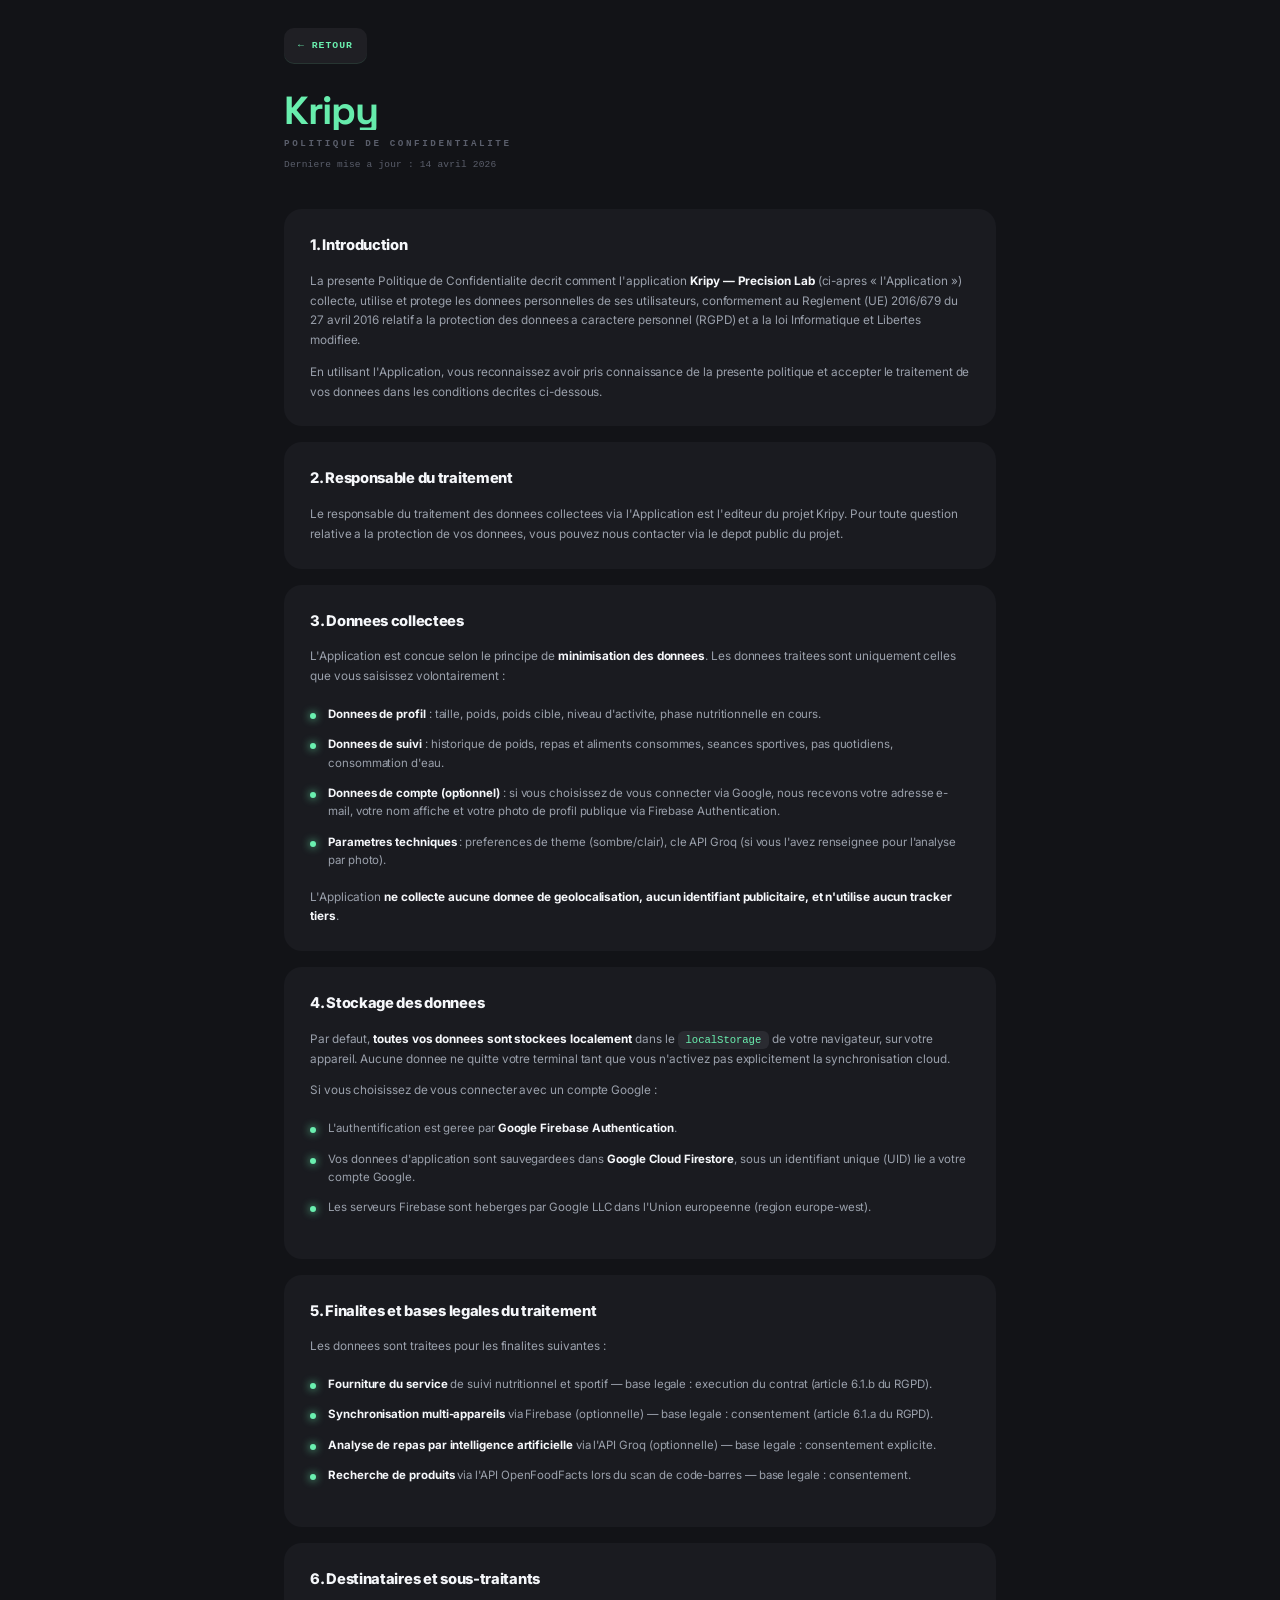
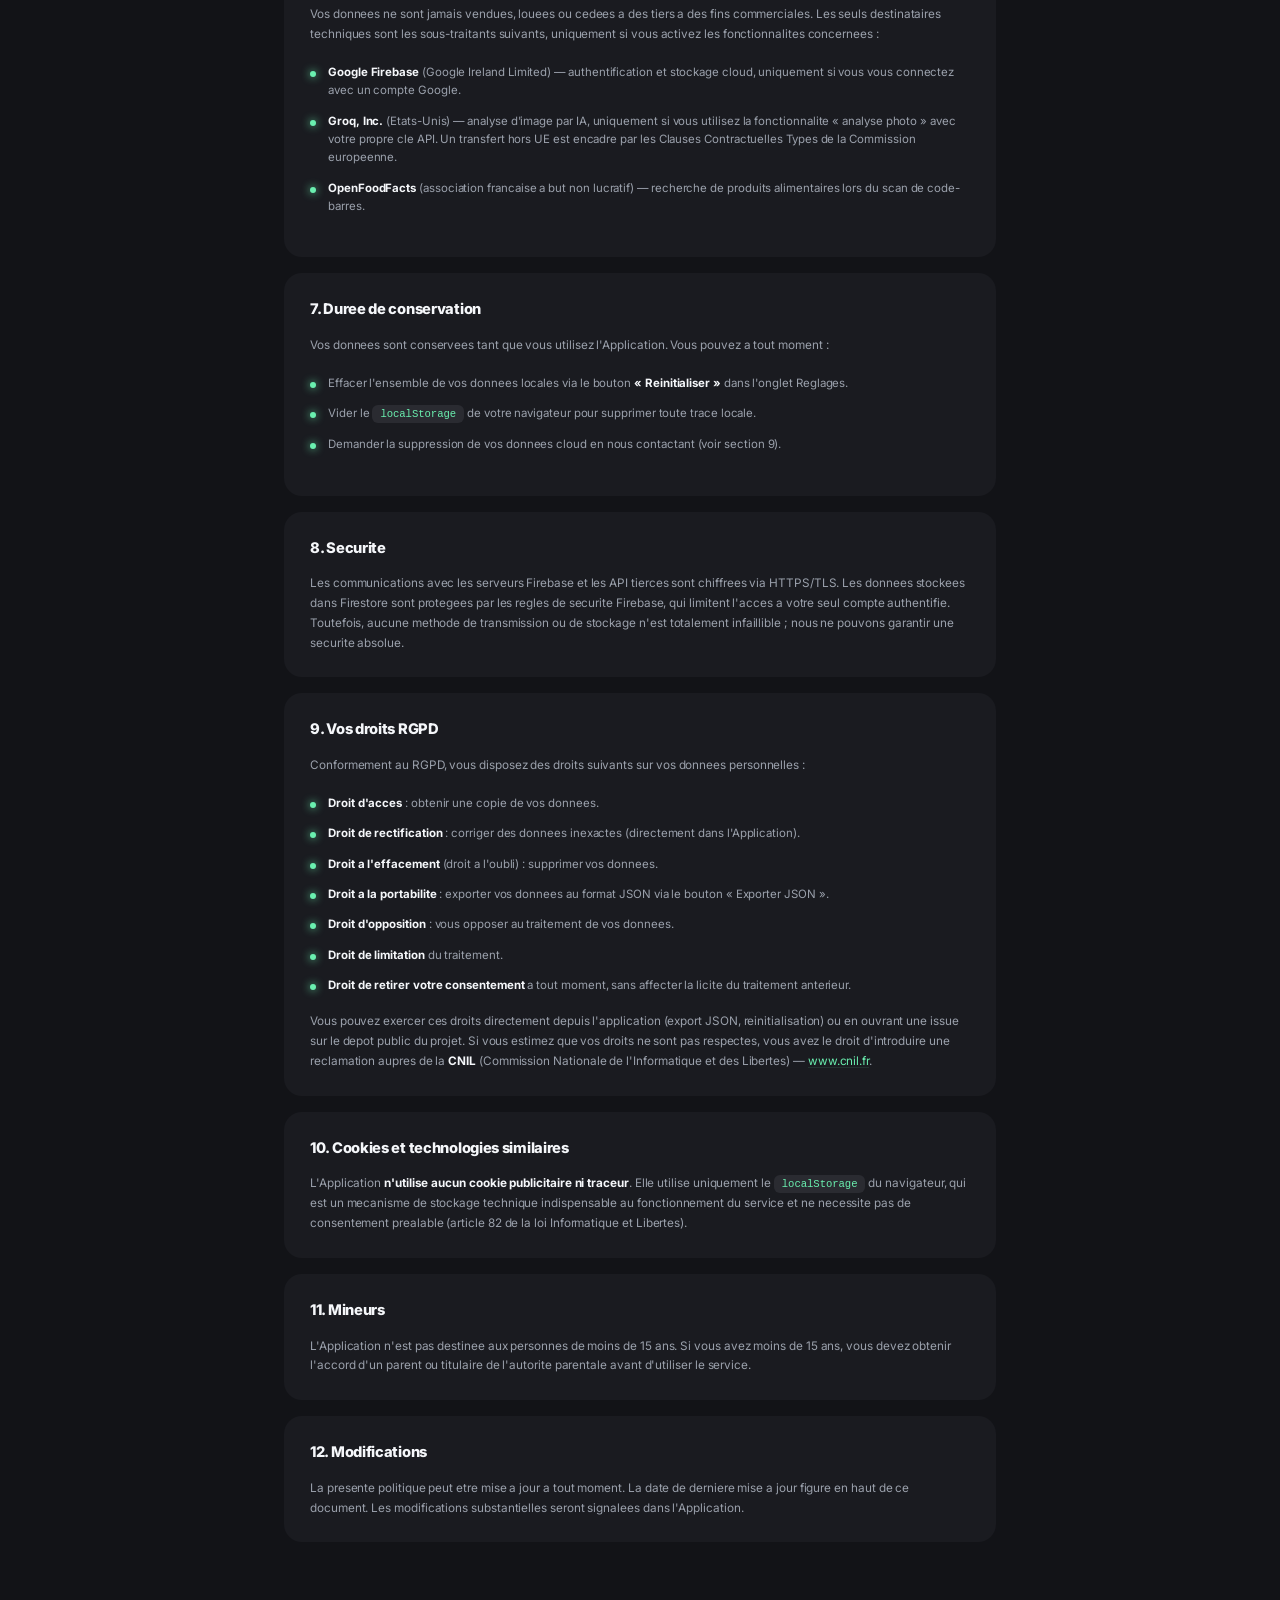
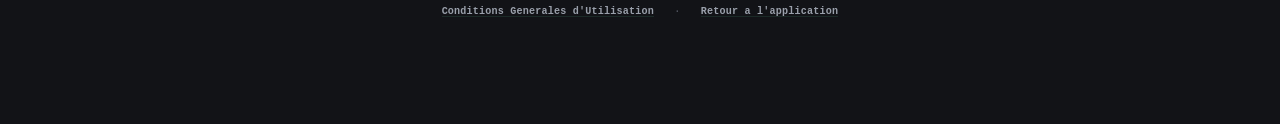
<file: privacy.html>
<!DOCTYPE html>
<html lang="fr">
<head>
<meta charset="UTF-8">
<meta name="viewport" content="width=device-width,initial-scale=1,viewport-fit=cover">
<meta name="theme-color" content="#121317">
<title>Politique de Confidentialite — Kripy</title>
<link rel="preconnect" href="https://fonts.googleapis.com">
<link href="https://fonts.googleapis.com/css2?family=Space+Grotesk:wght@400;500;600;700&family=Inter:wght@400;500;600;700;800&display=swap" rel="stylesheet">
<link rel="stylesheet" href="css/base.css">
<link rel="stylesheet" href="css/legal.css">
</head>
<body class="legal">
<div class="legal-wrap">
  <a class="legal-back" href="index.html">&#x2190; Retour</a>
  <h1 class="brand brand-g">Kripy</h1>
  <div class="legal-sub">Politique de Confidentialite</div>
  <div class="legal-date">Derniere mise a jour : 14 avril 2026</div>

  <section>
    <h2>1. Introduction</h2>
    <p>La presente Politique de Confidentialite decrit comment l'application <strong>Kripy — Precision Lab</strong> (ci-apres &laquo; l'Application &raquo;) collecte, utilise et protege les donnees personnelles de ses utilisateurs, conformement au Reglement (UE) 2016/679 du 27 avril 2016 relatif a la protection des donnees a caractere personnel (RGPD) et a la loi Informatique et Libertes modifiee.</p>
    <p>En utilisant l'Application, vous reconnaissez avoir pris connaissance de la presente politique et accepter le traitement de vos donnees dans les conditions decrites ci-dessous.</p>
  </section>

  <section>
    <h2>2. Responsable du traitement</h2>
    <p>Le responsable du traitement des donnees collectees via l'Application est l'editeur du projet Kripy. Pour toute question relative a la protection de vos donnees, vous pouvez nous contacter via le depot public du projet.</p>
  </section>

  <section>
    <h2>3. Donnees collectees</h2>
    <p>L'Application est concue selon le principe de <strong>minimisation des donnees</strong>. Les donnees traitees sont uniquement celles que vous saisissez volontairement :</p>
    <ul>
      <li><strong>Donnees de profil</strong> : taille, poids, poids cible, niveau d'activite, phase nutritionnelle en cours.</li>
      <li><strong>Donnees de suivi</strong> : historique de poids, repas et aliments consommes, seances sportives, pas quotidiens, consommation d'eau.</li>
      <li><strong>Donnees de compte (optionnel)</strong> : si vous choisissez de vous connecter via Google, nous recevons votre adresse e-mail, votre nom affiche et votre photo de profil publique via Firebase Authentication.</li>
      <li><strong>Parametres techniques</strong> : preferences de theme (sombre/clair), cle API Groq (si vous l'avez renseignee pour l'analyse par photo).</li>
    </ul>
    <p>L'Application <strong>ne collecte aucune donnee de geolocalisation, aucun identifiant publicitaire, et n'utilise aucun tracker tiers</strong>.</p>
  </section>

  <section>
    <h2>4. Stockage des donnees</h2>
    <p>Par defaut, <strong>toutes vos donnees sont stockees localement</strong> dans le <code>localStorage</code> de votre navigateur, sur votre appareil. Aucune donnee ne quitte votre terminal tant que vous n'activez pas explicitement la synchronisation cloud.</p>
    <p>Si vous choisissez de vous connecter avec un compte Google :</p>
    <ul>
      <li>L'authentification est geree par <strong>Google Firebase Authentication</strong>.</li>
      <li>Vos donnees d'application sont sauvegardees dans <strong>Google Cloud Firestore</strong>, sous un identifiant unique (UID) lie a votre compte Google.</li>
      <li>Les serveurs Firebase sont heberges par Google LLC dans l'Union europeenne (region europe-west).</li>
    </ul>
  </section>

  <section>
    <h2>5. Finalites et bases legales du traitement</h2>
    <p>Les donnees sont traitees pour les finalites suivantes :</p>
    <ul>
      <li><strong>Fourniture du service</strong> de suivi nutritionnel et sportif — base legale : execution du contrat (article 6.1.b du RGPD).</li>
      <li><strong>Synchronisation multi-appareils</strong> via Firebase (optionnelle) — base legale : consentement (article 6.1.a du RGPD).</li>
      <li><strong>Analyse de repas par intelligence artificielle</strong> via l'API Groq (optionnelle) — base legale : consentement explicite.</li>
      <li><strong>Recherche de produits</strong> via l'API OpenFoodFacts lors du scan de code-barres — base legale : consentement.</li>
    </ul>
  </section>

  <section>
    <h2>6. Destinataires et sous-traitants</h2>
    <p>Vos donnees ne sont jamais vendues, louees ou cedees a des tiers a des fins commerciales. Les seuls destinataires techniques sont les sous-traitants suivants, uniquement si vous activez les fonctionnalites concernees :</p>
    <ul>
      <li><strong>Google Firebase</strong> (Google Ireland Limited) — authentification et stockage cloud, uniquement si vous vous connectez avec un compte Google.</li>
      <li><strong>Groq, Inc.</strong> (Etats-Unis) — analyse d'image par IA, uniquement si vous utilisez la fonctionnalite &laquo; analyse photo &raquo; avec votre propre cle API. Un transfert hors UE est encadre par les Clauses Contractuelles Types de la Commission europeenne.</li>
      <li><strong>OpenFoodFacts</strong> (association francaise a but non lucratif) — recherche de produits alimentaires lors du scan de code-barres.</li>
    </ul>
  </section>

  <section>
    <h2>7. Duree de conservation</h2>
    <p>Vos donnees sont conservees tant que vous utilisez l'Application. Vous pouvez a tout moment :</p>
    <ul>
      <li>Effacer l'ensemble de vos donnees locales via le bouton <strong>&laquo; Reinitialiser &raquo;</strong> dans l'onglet Reglages.</li>
      <li>Vider le <code>localStorage</code> de votre navigateur pour supprimer toute trace locale.</li>
      <li>Demander la suppression de vos donnees cloud en nous contactant (voir section 9).</li>
    </ul>
  </section>

  <section>
    <h2>8. Securite</h2>
    <p>Les communications avec les serveurs Firebase et les API tierces sont chiffrees via HTTPS/TLS. Les donnees stockees dans Firestore sont protegees par les regles de securite Firebase, qui limitent l'acces a votre seul compte authentifie. Toutefois, aucune methode de transmission ou de stockage n'est totalement infaillible ; nous ne pouvons garantir une securite absolue.</p>
  </section>

  <section>
    <h2>9. Vos droits RGPD</h2>
    <p>Conformement au RGPD, vous disposez des droits suivants sur vos donnees personnelles :</p>
    <ul>
      <li><strong>Droit d'acces</strong> : obtenir une copie de vos donnees.</li>
      <li><strong>Droit de rectification</strong> : corriger des donnees inexactes (directement dans l'Application).</li>
      <li><strong>Droit a l'effacement</strong> (droit a l'oubli) : supprimer vos donnees.</li>
      <li><strong>Droit a la portabilite</strong> : exporter vos donnees au format JSON via le bouton &laquo; Exporter JSON &raquo;.</li>
      <li><strong>Droit d'opposition</strong> : vous opposer au traitement de vos donnees.</li>
      <li><strong>Droit de limitation</strong> du traitement.</li>
      <li><strong>Droit de retirer votre consentement</strong> a tout moment, sans affecter la licite du traitement anterieur.</li>
    </ul>
    <p>Vous pouvez exercer ces droits directement depuis l'application (export JSON, reinitialisation) ou en ouvrant une issue sur le depot public du projet. Si vous estimez que vos droits ne sont pas respectes, vous avez le droit d'introduire une reclamation aupres de la <strong>CNIL</strong> (Commission Nationale de l'Informatique et des Libertes) — <a href="https://www.cnil.fr" target="_blank" rel="noopener">www.cnil.fr</a>.</p>
  </section>

  <section>
    <h2>10. Cookies et technologies similaires</h2>
    <p>L'Application <strong>n'utilise aucun cookie publicitaire ni traceur</strong>. Elle utilise uniquement le <code>localStorage</code> du navigateur, qui est un mecanisme de stockage technique indispensable au fonctionnement du service et ne necessite pas de consentement prealable (article 82 de la loi Informatique et Libertes).</p>
  </section>

  <section>
    <h2>11. Mineurs</h2>
    <p>L'Application n'est pas destinee aux personnes de moins de 15 ans. Si vous avez moins de 15 ans, vous devez obtenir l'accord d'un parent ou titulaire de l'autorite parentale avant d'utiliser le service.</p>
  </section>

  <section>
    <h2>12. Modifications</h2>
    <p>La presente politique peut etre mise a jour a tout moment. La date de derniere mise a jour figure en haut de ce document. Les modifications substantielles seront signalees dans l'Application.</p>
  </section>

  <div class="legal-footer">
    <a href="terms.html">Conditions Generales d'Utilisation</a>
    <span class="sep">&middot;</span>
    <a href="index.html">Retour a l'application</a>
  </div>
</div>
<script>(function(){try{var t=localStorage.getItem('u_theme');if(t==='light')document.documentElement.setAttribute('data-theme','light')}catch(e){}})();</script>
</body>
</html>
</file>
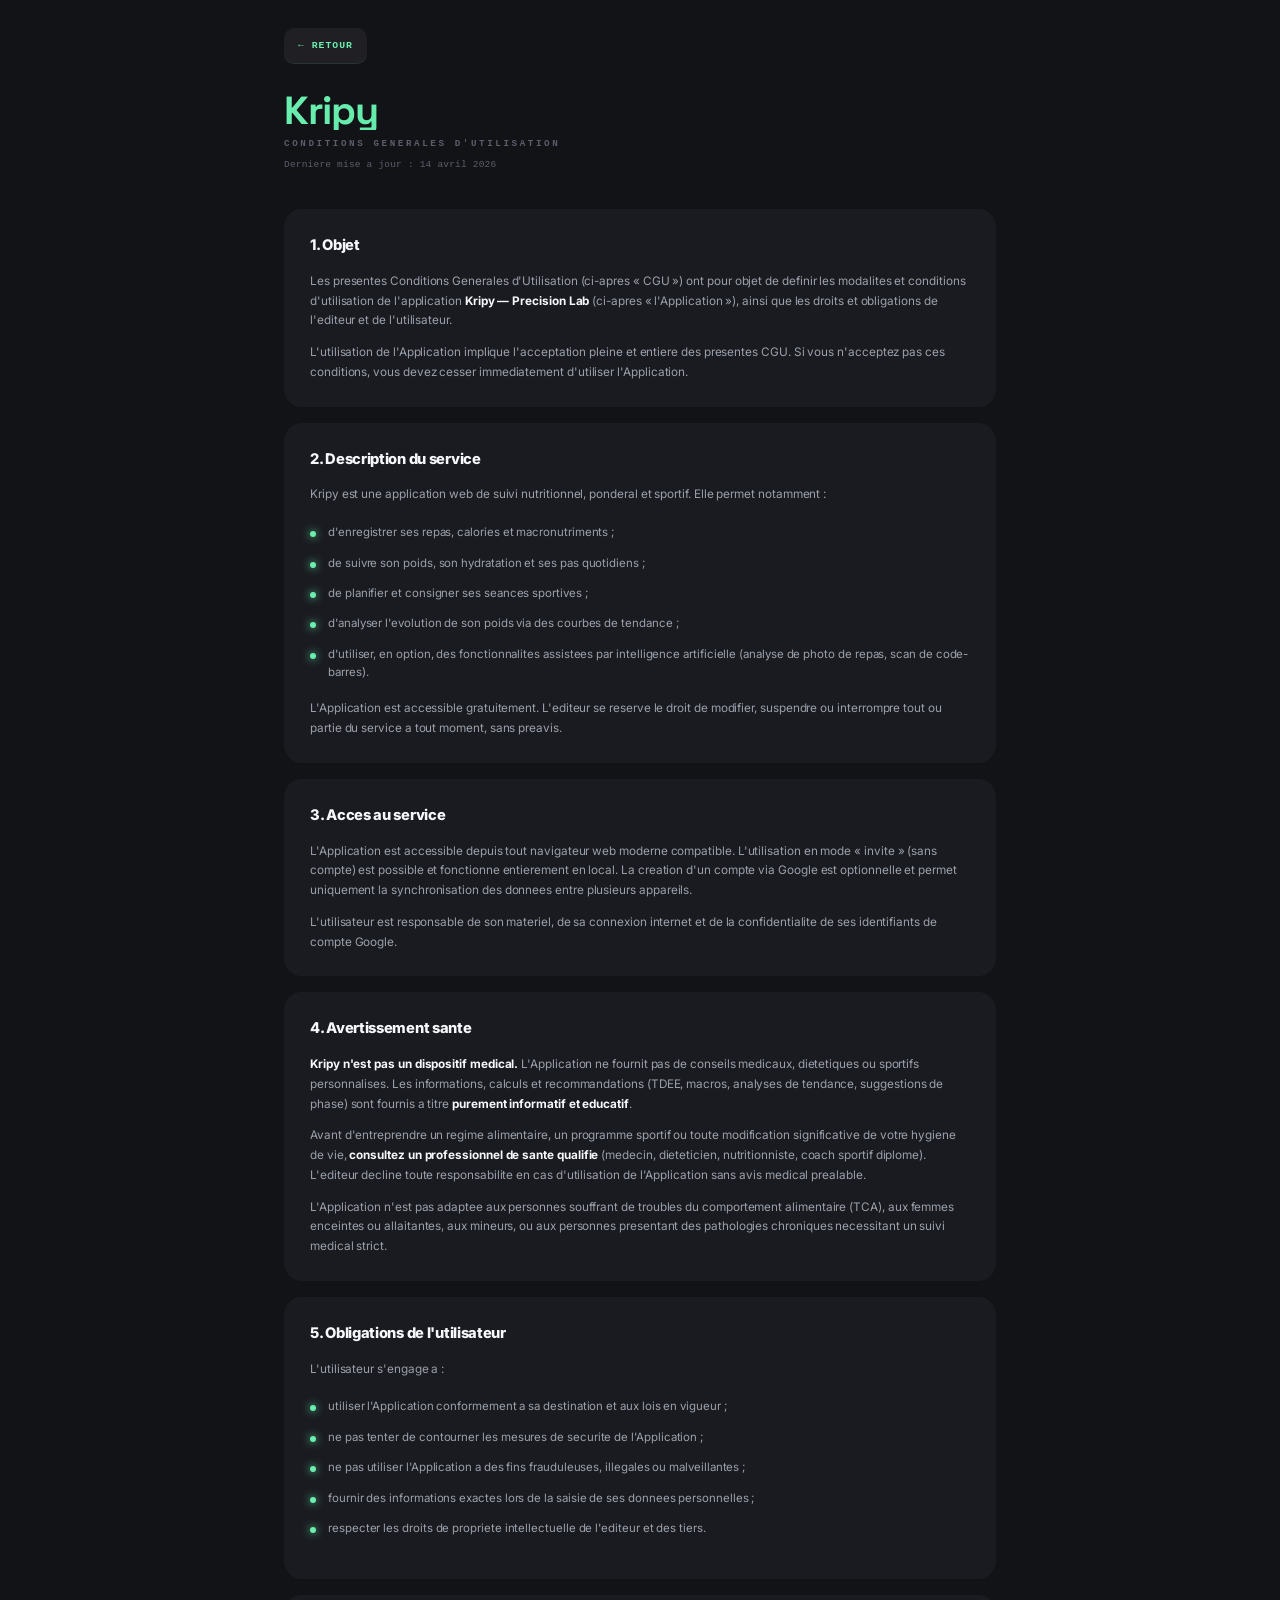
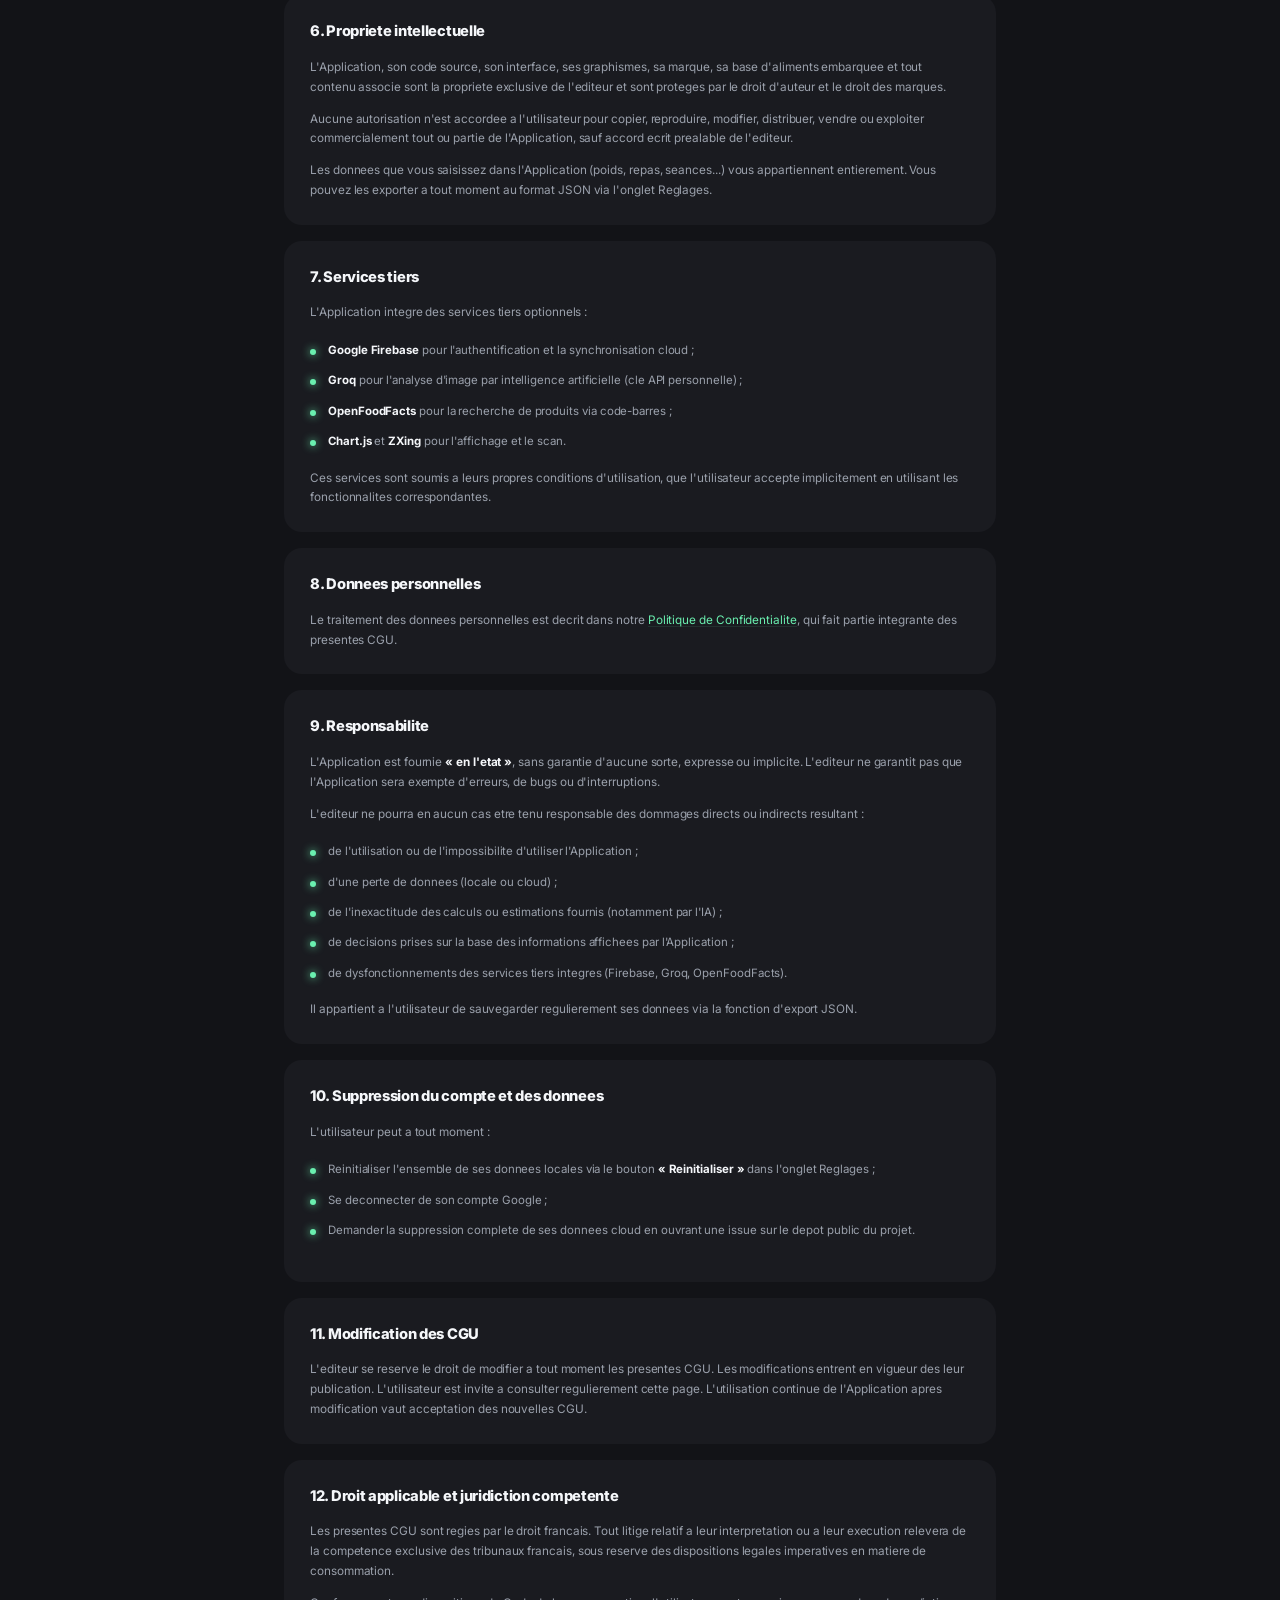
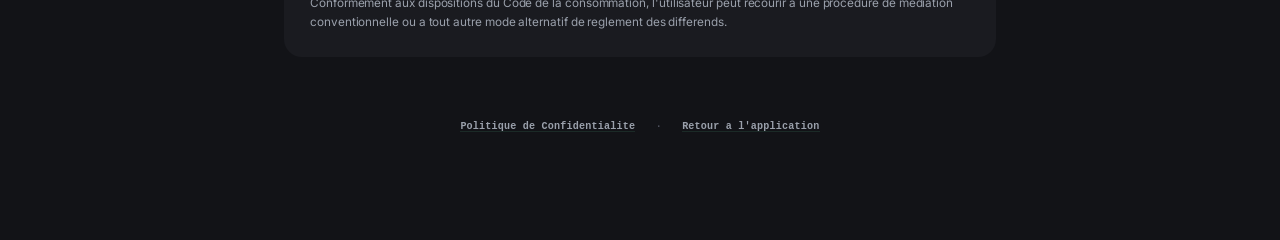
<file: terms.html>
<!DOCTYPE html>
<html lang="fr">
<head>
<meta charset="UTF-8">
<meta name="viewport" content="width=device-width,initial-scale=1,viewport-fit=cover">
<meta name="theme-color" content="#121317">
<title>Conditions Generales d'Utilisation — Kripy</title>
<link rel="preconnect" href="https://fonts.googleapis.com">
<link href="https://fonts.googleapis.com/css2?family=Space+Grotesk:wght@400;500;600;700&family=Inter:wght@400;500;600;700;800&display=swap" rel="stylesheet">
<link rel="stylesheet" href="css/base.css">
<link rel="stylesheet" href="css/legal.css">
</head>
<body class="legal">
<div class="legal-wrap">
  <a class="legal-back" href="index.html">&#x2190; Retour</a>
  <h1 class="brand brand-g">Kripy</h1>
  <div class="legal-sub">Conditions Generales d'Utilisation</div>
  <div class="legal-date">Derniere mise a jour : 14 avril 2026</div>

  <section>
    <h2>1. Objet</h2>
    <p>Les presentes Conditions Generales d'Utilisation (ci-apres &laquo; CGU &raquo;) ont pour objet de definir les modalites et conditions d'utilisation de l'application <strong>Kripy — Precision Lab</strong> (ci-apres &laquo; l'Application &raquo;), ainsi que les droits et obligations de l'editeur et de l'utilisateur.</p>
    <p>L'utilisation de l'Application implique l'acceptation pleine et entiere des presentes CGU. Si vous n'acceptez pas ces conditions, vous devez cesser immediatement d'utiliser l'Application.</p>
  </section>

  <section>
    <h2>2. Description du service</h2>
    <p>Kripy est une application web de suivi nutritionnel, ponderal et sportif. Elle permet notamment :</p>
    <ul>
      <li>d'enregistrer ses repas, calories et macronutriments ;</li>
      <li>de suivre son poids, son hydratation et ses pas quotidiens ;</li>
      <li>de planifier et consigner ses seances sportives ;</li>
      <li>d'analyser l'evolution de son poids via des courbes de tendance ;</li>
      <li>d'utiliser, en option, des fonctionnalites assistees par intelligence artificielle (analyse de photo de repas, scan de code-barres).</li>
    </ul>
    <p>L'Application est accessible gratuitement. L'editeur se reserve le droit de modifier, suspendre ou interrompre tout ou partie du service a tout moment, sans preavis.</p>
  </section>

  <section>
    <h2>3. Acces au service</h2>
    <p>L'Application est accessible depuis tout navigateur web moderne compatible. L'utilisation en mode &laquo; invite &raquo; (sans compte) est possible et fonctionne entierement en local. La creation d'un compte via Google est optionnelle et permet uniquement la synchronisation des donnees entre plusieurs appareils.</p>
    <p>L'utilisateur est responsable de son materiel, de sa connexion internet et de la confidentialite de ses identifiants de compte Google.</p>
  </section>

  <section>
    <h2>4. Avertissement sante</h2>
    <p><strong>Kripy n'est pas un dispositif medical.</strong> L'Application ne fournit pas de conseils medicaux, dietetiques ou sportifs personnalises. Les informations, calculs et recommandations (TDEE, macros, analyses de tendance, suggestions de phase) sont fournis a titre <strong>purement informatif et educatif</strong>.</p>
    <p>Avant d'entreprendre un regime alimentaire, un programme sportif ou toute modification significative de votre hygiene de vie, <strong>consultez un professionnel de sante qualifie</strong> (medecin, dieteticien, nutritionniste, coach sportif diplome). L'editeur decline toute responsabilite en cas d'utilisation de l'Application sans avis medical prealable.</p>
    <p>L'Application n'est pas adaptee aux personnes souffrant de troubles du comportement alimentaire (TCA), aux femmes enceintes ou allaitantes, aux mineurs, ou aux personnes presentant des pathologies chroniques necessitant un suivi medical strict.</p>
  </section>

  <section>
    <h2>5. Obligations de l'utilisateur</h2>
    <p>L'utilisateur s'engage a :</p>
    <ul>
      <li>utiliser l'Application conformement a sa destination et aux lois en vigueur ;</li>
      <li>ne pas tenter de contourner les mesures de securite de l'Application ;</li>
      <li>ne pas utiliser l'Application a des fins frauduleuses, illegales ou malveillantes ;</li>
      <li>fournir des informations exactes lors de la saisie de ses donnees personnelles ;</li>
      <li>respecter les droits de propriete intellectuelle de l'editeur et des tiers.</li>
    </ul>
  </section>

  <section>
    <h2>6. Propriete intellectuelle</h2>
    <p>L'Application, son code source, son interface, ses graphismes, sa marque, sa base d'aliments embarquee et tout contenu associe sont la propriete exclusive de l'editeur et sont proteges par le droit d'auteur et le droit des marques.</p>
    <p>Aucune autorisation n'est accordee a l'utilisateur pour copier, reproduire, modifier, distribuer, vendre ou exploiter commercialement tout ou partie de l'Application, sauf accord ecrit prealable de l'editeur.</p>
    <p>Les donnees que vous saisissez dans l'Application (poids, repas, seances...) vous appartiennent entierement. Vous pouvez les exporter a tout moment au format JSON via l'onglet Reglages.</p>
  </section>

  <section>
    <h2>7. Services tiers</h2>
    <p>L'Application integre des services tiers optionnels :</p>
    <ul>
      <li><strong>Google Firebase</strong> pour l'authentification et la synchronisation cloud ;</li>
      <li><strong>Groq</strong> pour l'analyse d'image par intelligence artificielle (cle API personnelle) ;</li>
      <li><strong>OpenFoodFacts</strong> pour la recherche de produits via code-barres ;</li>
      <li><strong>Chart.js</strong> et <strong>ZXing</strong> pour l'affichage et le scan.</li>
    </ul>
    <p>Ces services sont soumis a leurs propres conditions d'utilisation, que l'utilisateur accepte implicitement en utilisant les fonctionnalites correspondantes.</p>
  </section>

  <section>
    <h2>8. Donnees personnelles</h2>
    <p>Le traitement des donnees personnelles est decrit dans notre <a href="privacy.html">Politique de Confidentialite</a>, qui fait partie integrante des presentes CGU.</p>
  </section>

  <section>
    <h2>9. Responsabilite</h2>
    <p>L'Application est fournie <strong>&laquo; en l'etat &raquo;</strong>, sans garantie d'aucune sorte, expresse ou implicite. L'editeur ne garantit pas que l'Application sera exempte d'erreurs, de bugs ou d'interruptions.</p>
    <p>L'editeur ne pourra en aucun cas etre tenu responsable des dommages directs ou indirects resultant :</p>
    <ul>
      <li>de l'utilisation ou de l'impossibilite d'utiliser l'Application ;</li>
      <li>d'une perte de donnees (locale ou cloud) ;</li>
      <li>de l'inexactitude des calculs ou estimations fournis (notamment par l'IA) ;</li>
      <li>de decisions prises sur la base des informations affichees par l'Application ;</li>
      <li>de dysfonctionnements des services tiers integres (Firebase, Groq, OpenFoodFacts).</li>
    </ul>
    <p>Il appartient a l'utilisateur de sauvegarder regulierement ses donnees via la fonction d'export JSON.</p>
  </section>

  <section>
    <h2>10. Suppression du compte et des donnees</h2>
    <p>L'utilisateur peut a tout moment :</p>
    <ul>
      <li>Reinitialiser l'ensemble de ses donnees locales via le bouton <strong>&laquo; Reinitialiser &raquo;</strong> dans l'onglet Reglages ;</li>
      <li>Se deconnecter de son compte Google ;</li>
      <li>Demander la suppression complete de ses donnees cloud en ouvrant une issue sur le depot public du projet.</li>
    </ul>
  </section>

  <section>
    <h2>11. Modification des CGU</h2>
    <p>L'editeur se reserve le droit de modifier a tout moment les presentes CGU. Les modifications entrent en vigueur des leur publication. L'utilisateur est invite a consulter regulierement cette page. L'utilisation continue de l'Application apres modification vaut acceptation des nouvelles CGU.</p>
  </section>

  <section>
    <h2>12. Droit applicable et juridiction competente</h2>
    <p>Les presentes CGU sont regies par le droit francais. Tout litige relatif a leur interpretation ou a leur execution relevera de la competence exclusive des tribunaux francais, sous reserve des dispositions legales imperatives en matiere de consommation.</p>
    <p>Conformement aux dispositions du Code de la consommation, l'utilisateur peut recourir a une procedure de mediation conventionnelle ou a tout autre mode alternatif de reglement des differends.</p>
  </section>

  <div class="legal-footer">
    <a href="privacy.html">Politique de Confidentialite</a>
    <span class="sep">&middot;</span>
    <a href="index.html">Retour a l'application</a>
  </div>
</div>
<script>(function(){try{var t=localStorage.getItem('u_theme');if(t==='light')document.documentElement.setAttribute('data-theme','light')}catch(e){}})();</script>
</body>
</html>
</file>
<file: css/base.css>
/* ============================================================
   Kripy — Kinetic Lab Design System
   Tonal Architecture · Deep Tech · Data-First
   ============================================================ */

*,*::before,*::after{box-sizing:border-box;margin:0;padding:0}

:root{
  /* ── Tonal Architecture (dark-first) ── */
  --bg:#121317;                 /* surface / Level 0 — obsidian base          */
  --s1:#1A1B20;                 /* surface-container-low / Level 1            */
  --s2:#1F1F24;                 /* surface-container / Level 2 — std cards    */
  --s3:#2A2B31;                 /* surface-container-high                     */
  --s4:#343439;                 /* surface-container-highest / Level 3        */
  --s0:#0E0F12;                 /* surface-container-lowest (even rows)       */

  /* ── Primary (Emerald LED) with engineered gradient ── */
  --acc:#6AEFAF;                /* primary                                    */
  --acc2:#4AD295;               /* primary-container                          */
  --accG:rgba(106,239,175,.10); /* halo overlay                               */
  --surface-tint:#58DEA0;       /* tonal tint / ambient glow                  */
  --outline-variant:rgba(61,74,65,.20); /* ghost border (use sparingly)       */

  /* ── Accent LEDs (pop against dark surface) ── */
  --grn:#6AEFAF;                --grnG:rgba(106,239,175,.10);
  --cyan:#4DD0E1;               --cyanG:rgba(77,208,225,.10);
  --pnk:#FF6B9D;                --pnkG:rgba(255,107,157,.10);
  --pur:#9F9BFF;                --purG:rgba(159,155,255,.10);
  --yel:#FFD93D;                --yelG:rgba(255,217,61,.10);
  --org:#FFB347;                --orgG:rgba(255,179,71,.10);
  --red:#FF6B6B;                --redG:rgba(255,107,107,.10);
  --brn:#E17055;

  /* ── Material 3 tokens (home v2 palette) ── */
  --m3-tertiary:#28EFEA;            --m3-tertiary-G:rgba(40,239,234,.10);
  --m3-primary-fixed-dim:#58DEA0;
  --m3-pnk:#FF64B0;                 --m3-pnk-G:rgba(255,100,176,.12);
  --m3-org:#FF9F64;                 --m3-org-G:rgba(255,159,100,.12);
  --m3-on-surface-variant:#BCCABF;  /* greenish secondary text (Material 3) */

  /* ── Text (never pure white — halatuation kills readability) ── */
  --t1:#F5F7FA;
  --t2:#9AA0AB;
  --t3:#5A5E6B;

  /* ── Radius ── */
  --r:14px;
  --r2:18px;
  --r3:24px;

  /* ── Elevation via tonal shift + optional glow, never black shadows ── */
  --shadow:0 0 0 0 transparent;
  --glow:0 0 32px 0 rgba(88,222,160,.06);
  --glow-soft:0 0 24px 0 rgba(88,222,160,.04);

  /* ── Gradient signatures ── */
  --grad-primary:linear-gradient(135deg,#6AEFAF 0%,#4AD295 100%);
  --grad-primary-soft:linear-gradient(135deg,rgba(106,239,175,.22),rgba(74,210,149,.06));
  --grad-glass:linear-gradient(180deg,rgba(31,31,36,.92),rgba(31,31,36,.78));

  /* ── Phase accents ── */
  --phA:#6AEFAF;
  --phB:#FF6B9D;
  --phC:#9F9BFF;
  --phD:#FFB347;
  --phE:#6C5CE7;
  --phF:#4DD0E1;

  /* ── Motion ── */
  --ease-out:cubic-bezier(.22,1,.36,1);
  --ease-spring:cubic-bezier(.34,1.56,.64,1);
  --ease-smooth:cubic-bezier(.4,0,.2,1);
  --dur-fast:150ms;
  --dur-base:220ms;
  --dur-slow:320ms;

  /* ── Layout ── */
  --gutter:24px;
}

/* ── Light theme (inverted tonal architecture, still low-chroma) ── */
[data-theme="light"]{
  --bg:#F7F8FA;
  --s1:#F1F2F6;
  --s2:#E8EAF0;
  --s3:#DFE2EA;
  --s4:#CFD3DD;
  --s0:#FDFDFE;
  --m3-tertiary:#2E9FB5;            --m3-tertiary-G:rgba(46,159,181,.12);
  --m3-primary-fixed-dim:#3DBE87;
  --m3-pnk:#D9447A;                 --m3-pnk-G:rgba(217,68,122,.12);
  --m3-org:#C46A24;                 --m3-org-G:rgba(196,106,36,.12);
  --m3-on-surface-variant:#475B52;  /* darker greenish grey pour contraste WCAG AA */
  --acc:#2DB77B;
  --acc2:#1E9A64;
  --accG:rgba(45,183,123,.10);
  --surface-tint:#2DB77B;
  --outline-variant:rgba(61,74,65,.14);
  --grn:#2DB77B;   --grnG:rgba(45,183,123,.10);
  --cyan:#2E9FB5; --cyanG:rgba(46,159,181,.10);
  --pnk:#D9447A;  --pnkG:rgba(217,68,122,.10);
  --pur:#6E69D0;  --purG:rgba(110,105,208,.10);
  --yel:#C5A21E;  --yelG:rgba(197,162,30,.10);
  --org:#D68524;  --orgG:rgba(214,133,36,.10);
  --red:#D64A4A;  --redG:rgba(214,74,74,.10);
  --t1:#1A1D2E;
  --t2:#5A6071;
  --t3:#9AA0AD;
  --grad-primary:linear-gradient(135deg,#2DB77B 0%,#1E9A64 100%);
  --grad-primary-soft:linear-gradient(135deg,rgba(45,183,123,.18),rgba(30,154,100,.04));
  --grad-glass:linear-gradient(180deg,rgba(232,234,240,.92),rgba(232,234,240,.78));
  --glow:0 0 32px 0 rgba(45,183,123,.08);
  --phA:#2DB77B;
  --phB:#D9447A;
  --phC:#6E69D0;
  --phD:#D68524;
  --phE:#5F4DD0;
  --phF:#2E9FB5;
}

html{
  font-size:14px;
  -webkit-text-size-adjust:100%;
  scroll-behavior:smooth;
}

body{
  font-family:'Inter',system-ui,-apple-system,sans-serif;
  background:var(--bg);
  color:var(--t1);
  max-width:430px;
  margin:0 auto;
  min-height:100dvh;
  min-height:-webkit-fill-available;
  overflow-x:hidden;
  -webkit-tap-highlight-color:transparent;
  transition:background var(--dur-slow) var(--ease-out),color var(--dur-slow) var(--ease-out);
  -webkit-font-smoothing:antialiased;
  text-rendering:optimizeLegibility;
  padding-left:env(safe-area-inset-left);
  padding-right:env(safe-area-inset-right);
  letter-spacing:-0.005em;
}

/* Safe-area handling moved into .hdr rules directly (layout.css) */

input,select,textarea,button{
  font-family:inherit;
  font-size:16px;
  color:inherit;
  border:none;
  outline:none;
  background:none;
}

input[type="number"],input[type="text"],textarea,select{
  -webkit-appearance:none;
  appearance:none;
  font-size:16px;
}

/* No border-box focus ring — use inline underline accent on inputs */
input:focus-visible,select:focus-visible,textarea:focus-visible{
  box-shadow:inset 0 -1px 0 0 var(--acc);
  border-radius:var(--r);
}

button{
  cursor:pointer;
  -webkit-tap-highlight-color:transparent;
}

button:focus-visible{
  outline:1px solid var(--acc);
  outline-offset:2px;
  box-shadow:0 0 0 3px var(--accG);
}

::-webkit-scrollbar{width:2px;height:2px}
::-webkit-scrollbar-thumb{background:var(--s4);border-radius:2px}

@media(max-width:374px){html{font-size:13px}}

/* ── Typography primitives ── */
.brand{
  font-family:'Space Grotesk','Inter',sans-serif;
  font-weight:700;
  letter-spacing:-0.02em;
}
.brand-g{
  background:var(--grad-primary);
  -webkit-background-clip:text;
  -webkit-text-fill-color:transparent;
  background-clip:text;
}
.mono{
  font-family:'JetBrains Mono','Space Grotesk',ui-monospace,monospace;
  font-variant-numeric:tabular-nums;
  font-feature-settings:"tnum","ss01";
  letter-spacing:-0.01em;
}

/* Editorial headline rhythm */
.headline-lg{
  font-family:'Inter',sans-serif;
  font-weight:800;
  font-size:2rem;
  letter-spacing:-0.02em;
  line-height:1.05;
}
.display-lg{
  font-family:'JetBrains Mono','Space Grotesk',monospace;
  font-weight:700;
  font-size:3.5rem;
  line-height:0.95;
  letter-spacing:-0.03em;
}

/* Prevent selection on chrome (but keep it on form fields) */
*{-webkit-touch-callout:none;-webkit-user-select:none;user-select:none}
input,textarea{-webkit-user-select:text;user-select:text}
</file>
<file: css/legal.css>
/* ============================================================
   Kripy — Legal pages (Terms, Privacy)
   Editorial layout · Tonal sections · No dividers
   ============================================================ */

body.legal{
  background:var(--bg);
  color:var(--t1);
  font-family:'Inter',system-ui,-apple-system,sans-serif;
  max-width:760px;
  margin:0 auto;
  padding:0 var(--gutter) 60px;
  line-height:1.68;
  min-height:100dvh;
  -webkit-user-select:text;
  user-select:text;
  letter-spacing:-0.005em;
}
body.legal *{
  -webkit-user-select:text;
  user-select:text;
}

.legal-wrap{
  padding-top:max(28px,env(safe-area-inset-top));
  padding-bottom:40px;
}

.legal-back{
  display:inline-flex;align-items:center;gap:8px;
  font-size:.7rem;
  color:var(--t2);
  text-decoration:none;
  padding:10px 14px;
  border-radius:10px;
  background:var(--s2);
  margin-bottom:28px;
  font-weight:700;
  transition:.15s var(--ease-out);
  text-transform:uppercase;
  letter-spacing:.1em;
  font-family:'JetBrains Mono',monospace;
}
.legal-back:hover,.legal-back:active{
  background:var(--s3);
  color:var(--acc);
}

.legal h1{
  font-size:2.8rem;
  margin-bottom:6px;
  line-height:0.95;
  letter-spacing:-0.035em;
  font-weight:700;
}

.legal-sub{
  font-size:.66rem;
  color:var(--t3);
  text-transform:uppercase;
  letter-spacing:.28em;
  font-weight:700;
  margin-bottom:6px;
  font-family:'JetBrains Mono',monospace;
}

.legal-date{
  font-size:.68rem;
  color:var(--t3);
  margin-bottom:36px;
  font-family:'JetBrains Mono',monospace;
  letter-spacing:.02em;
}

.legal section{
  margin-bottom:16px;
  background:var(--s1);
  border-radius:var(--r2);
  padding:24px 26px;
}

.legal h2{
  font-size:1.05rem;
  font-weight:800;
  color:var(--t1);
  margin-bottom:14px;
  letter-spacing:-0.02em;
  padding-bottom:0;
  border-bottom:none;
}

.legal p{
  font-size:.84rem;
  color:var(--t2);
  margin-bottom:12px;
}
.legal p:last-child{margin-bottom:0}

.legal ul{
  list-style:none;
  padding:0;
  margin:0 0 12px;
}
.legal ul li{
  font-size:.82rem;
  color:var(--t2);
  padding:6px 0 6px 18px;
  position:relative;
  line-height:1.6;
}
.legal ul li::before{
  content:'';
  position:absolute;
  left:0;top:14px;
  width:6px;height:6px;
  border-radius:50%;
  background:var(--acc);
  box-shadow:0 0 8px var(--acc);
}

.legal strong{color:var(--t1);font-weight:700}

.legal code{
  background:var(--s3);
  color:var(--acc);
  padding:3px 8px;
  border-radius:6px;
  font-family:'JetBrains Mono',monospace;
  font-size:.76rem;
  font-weight:500;
}

.legal a{
  color:var(--acc);
  text-decoration:none;
  transition:.15s var(--ease-out);
  box-shadow:inset 0 -1px 0 0 var(--accG);
}
.legal a:hover,.legal a:active{
  box-shadow:inset 0 -1px 0 0 var(--acc);
}

.legal-footer{
  margin-top:38px;
  padding:24px 18px 4px;
  text-align:center;
  font-size:.72rem;
  color:var(--t3);
  font-family:'JetBrains Mono',monospace;
  letter-spacing:.02em;
}
.legal-footer a{
  color:var(--t2);
  font-weight:600;
  text-decoration:none;
  transition:.15s var(--ease-out);
  margin:0 8px;
}
.legal-footer a:hover,.legal-footer a:active{color:var(--acc)}
.legal-footer .sep{color:var(--t3);margin:0 6px}

@media(max-width:600px){
  .legal h1{font-size:2rem}
  .legal section{padding:20px 22px}
  .legal h2{font-size:.96rem}
  .legal p,.legal ul li{font-size:.8rem}
}
</file>
